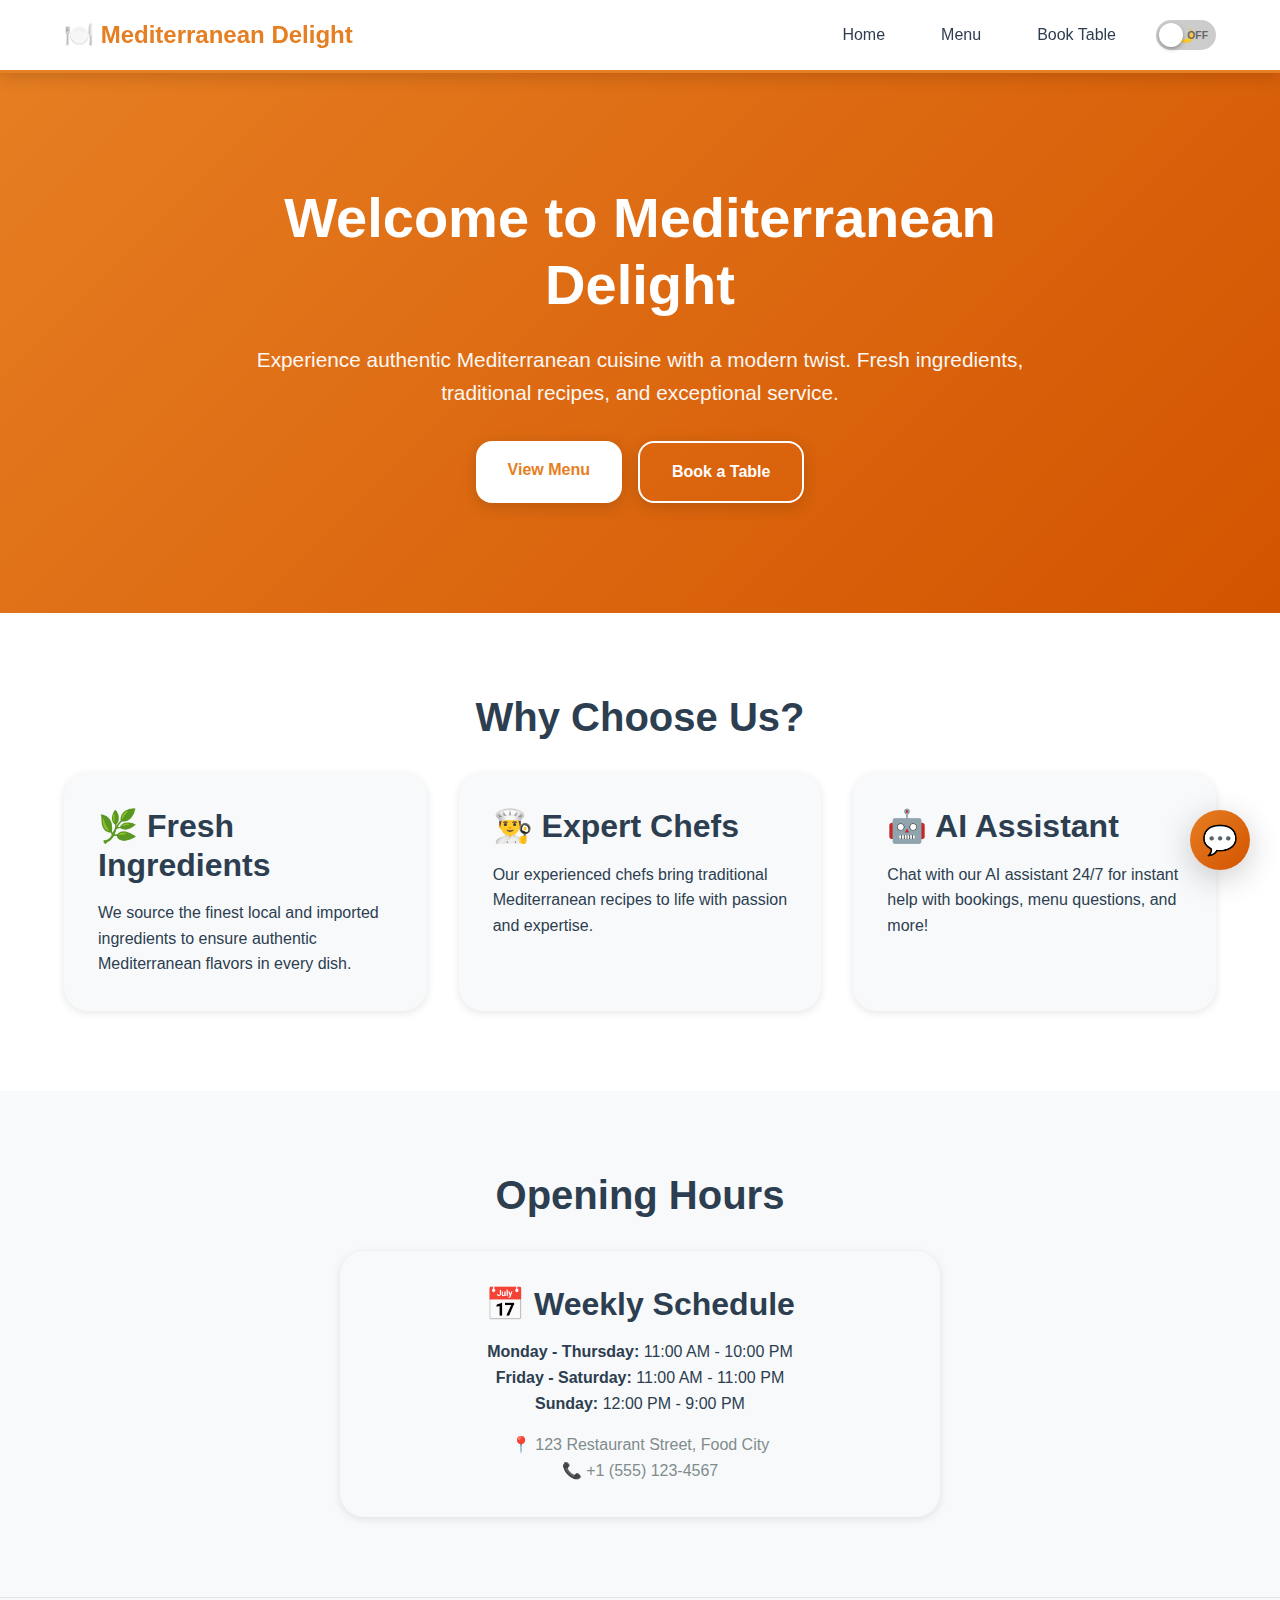
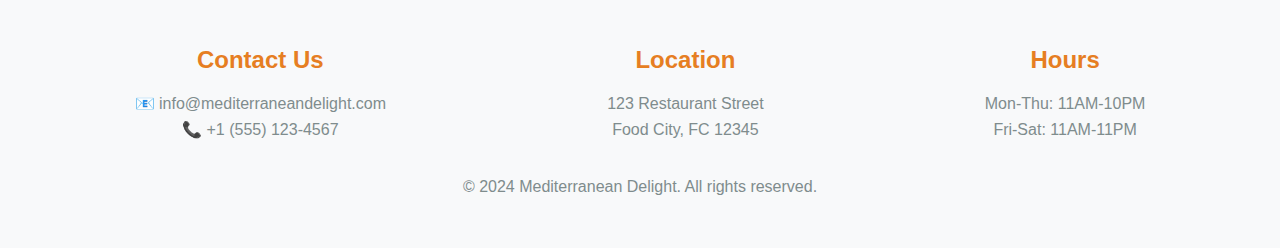
<file: static/index.html>
<!DOCTYPE html>
<html lang="en">
<head>
    <meta charset="UTF-8">
    <meta name="viewport" content="width=device-width, initial-scale=1.0">
    <title>Mediterranean Delight - Authentic Mediterranean Cuisine</title>
    <link rel="stylesheet" href="styles.css">
    <link rel="stylesheet" href="chatbot.css">
</head>
<body>
    <!-- Navigation -->
    <nav class="navbar">
        <div class="nav-container">
            <a href="/" class="nav-logo">
                🍽️ Mediterranean Delight
            </a>
            <ul class="nav-menu">
                <li><a href="/" class="nav-link">Home</a></li>
                <li><a href="/menu.html" class="nav-link">Menu</a></li>
                <li><a href="/booking.html" class="nav-link">Book Table</a></li>
                <li><button class="theme-toggle" id="theme-toggle">🌙</button></li>
            </ul>
        </div>
    </nav>

    <!-- Hero Section -->
    <section class="hero">
        <div class="hero-content">
            <h1>Welcome to Mediterranean Delight</h1>
            <p>Experience authentic Mediterranean cuisine with a modern twist. Fresh ingredients, traditional recipes, and exceptional service.</p>
            <div style="display: flex; gap: 1rem; justify-content: center; flex-wrap: wrap;">
                <a href="/menu.html" class="btn">View Menu</a>
                <a href="/booking.html" class="btn btn-secondary">Book a Table</a>
            </div>
        </div>
    </section>

    <!-- Featured Section -->
    <section class="section">
        <div class="container">
            <h2 class="section-title">Why Choose Us?</h2>
            <div class="card-grid">
                <div class="card">
                    <h3>🌿 Fresh Ingredients</h3>
                    <p>We source the finest local and imported ingredients to ensure authentic Mediterranean flavors in every dish.</p>
                </div>
                <div class="card">
                    <h3>👨‍🍳 Expert Chefs</h3>
                    <p>Our experienced chefs bring traditional Mediterranean recipes to life with passion and expertise.</p>
                </div>
                <div class="card">
                    <h3>🤖 AI Assistant</h3>
                    <p>Chat with our AI assistant 24/7 for instant help with bookings, menu questions, and more!</p>
                </div>
            </div>
        </div>
    </section>

    <!-- Hours Section -->
    <section class="section" style="background: var(--bg-secondary);">
        <div class="container">
            <h2 class="section-title">Opening Hours</h2>
            <div class="card" style="max-width: 600px; margin: 0 auto; text-align: center;">
                <h3>📅 Weekly Schedule</h3>
                <p><strong>Monday - Thursday:</strong> 11:00 AM - 10:00 PM</p>
                <p><strong>Friday - Saturday:</strong> 11:00 AM - 11:00 PM</p>
                <p><strong>Sunday:</strong> 12:00 PM - 9:00 PM</p>
                <p style="margin-top: 1rem; color: var(--text-secondary);">
                    📍 123 Restaurant Street, Food City<br>
                    📞 +1 (555) 123-4567
                </p>
            </div>
        </div>
    </section>

    <!-- Footer -->
    <footer class="footer">
        <div class="footer-content">
            <div class="footer-info">
                <div class="footer-section">
                    <h4>Contact Us</h4>
                    <p>📧 info@mediterraneandelight.com</p>
                    <p>📞 +1 (555) 123-4567</p>
                </div>
                <div class="footer-section">
                    <h4>Location</h4>
                    <p>123 Restaurant Street</p>
                    <p>Food City, FC 12345</p>
                </div>
                <div class="footer-section">
                    <h4>Hours</h4>
                    <p>Mon-Thu: 11AM-10PM</p>
                    <p>Fri-Sat: 11AM-11PM</p>
                </div>
            </div>
            <p style="margin-top: 2rem; color: var(--text-secondary);">
                © 2024 Mediterranean Delight. All rights reserved.
            </p>
        </div>
    </footer>

    <script src="app.js"></script>
    <script src="chatbot.js"></script>
</body>
</html>
</file>
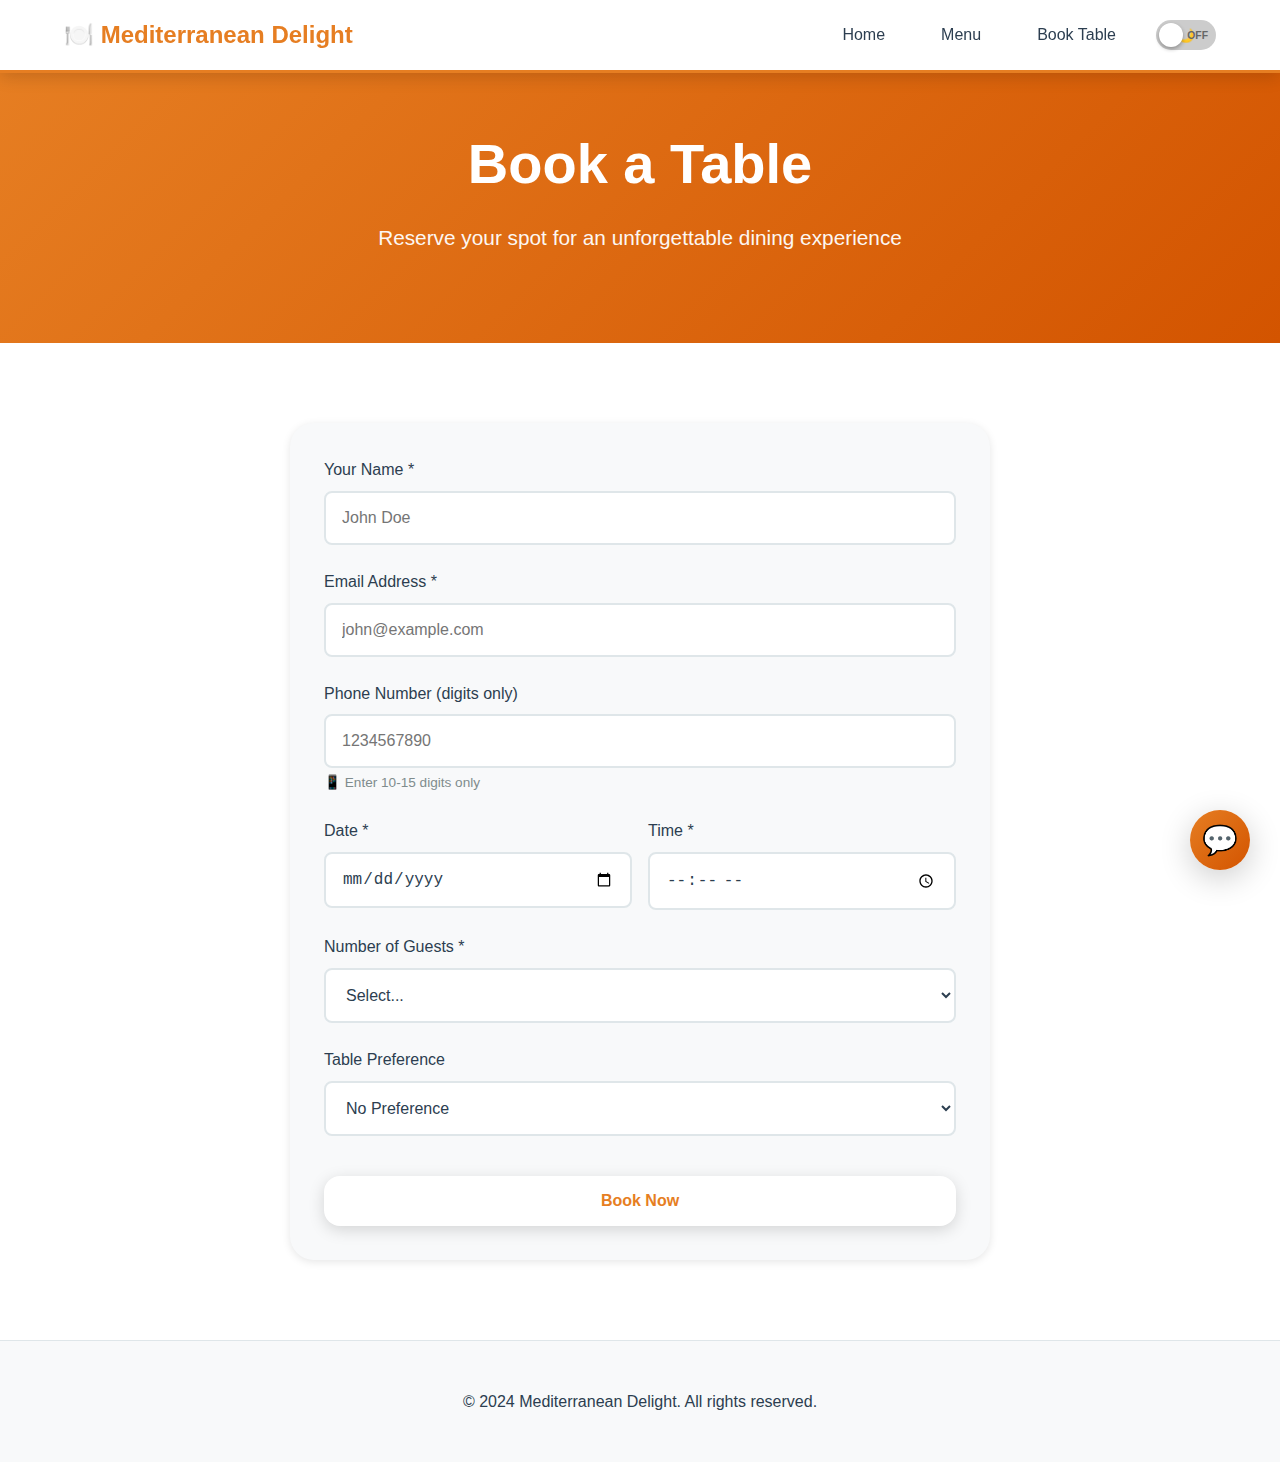
<file: static/booking.html>
<!DOCTYPE html>
<html lang="en">

<head>
    <meta charset="UTF-8">
    <meta name="viewport" content="width=device-width, initial-scale=1.0">
    <title>Book a Table - Mediterranean Delight</title>
    <link rel="stylesheet" href="styles.css">
    <link rel="stylesheet" href="chatbot.css">
</head>

<body>
    <!-- Navigation -->
    <nav class="navbar">
        <div class="nav-container">
            <a href="/" class="nav-logo">
                🍽️ Mediterranean Delight
            </a>
            <ul class="nav-menu">
                <li><a href="/" class="nav-link">Home</a></li>
                <li><a href="/menu.html" class="nav-link">Menu</a></li>
                <li><a href="/booking.html" class="nav-link">Book Table</a></li>
                <li><button class="theme-toggle" id="theme-toggle">🌙</button></li>
            </ul>
        </div>
    </nav>

    <!-- Booking Header -->
    <section class="hero" style="min-height: 30vh; padding: 3rem 1rem;">
        <div class="hero-content">
            <h1>Book a Table</h1>
            <p>Reserve your spot for an unforgettable dining experience</p>
        </div>
    </section>

    <!-- Booking Form Section -->
    <section class="section">
        <div class="container">
            <div class="card" style="max-width: 700px; margin: 0 auto;">
                <form id="booking-form">
                    <div class="form-group">
                        <label class="form-label" for="customer">Your Name *</label>
                        <input type="text" class="form-input" id="customer" name="customer" required
                            placeholder="John Doe">
                    </div>

                    <div class="form-group">
                        <label class="form-label" for="email">Email Address *</label>
                        <input type="email" class="form-input" id="email" name="email" required
                            placeholder="john@example.com">
                    </div>

                    <div class="form-group">
                        <label class="form-label" for="phone">Phone Number (digits only)</label>
                        <input type="tel" class="form-input" id="phone" name="phone" pattern="[0-9]{10,15}"
                            title="Please enter 10-15 digits only (no spaces or special characters)"
                            placeholder="1234567890" oninput="this.value = this.value.replace(/[^0-9]/g, '')">
                        <small
                            style="color: var(--text-secondary); font-size: 0.85rem; display: block; margin-top: 0.25rem;">
                            📱 Enter 10-15 digits only
                        </small>
                    </div>

                    <div style="display: grid; grid-template-columns: 1fr 1fr; gap: 1rem;">
                        <div class="form-group">
                            <label class="form-label" for="date">Date *</label>
                            <input type="date" class="form-input" id="date" name="date" required>
                        </div>

                        <div class="form-group">
                            <label class="form-label" for="time">Time *</label>
                            <input type="time" class="form-input" id="time" name="time" required>
                        </div>
                    </div>

                    <div class="form-group">
                        <label class="form-label" for="guests">Number of Guests *</label>
                        <select class="form-select" id="guests" name="guests" required>
                            <option value="">Select...</option>
                            <option value="1">1 Guest</option>
                            <option value="2">2 Guests</option>
                            <option value="3">3 Guests</option>
                            <option value="4">4 Guests</option>
                            <option value="5">5 Guests</option>
                            <option value="6">6 Guests</option>
                            <option value="7">7 Guests</option>
                            <option value="8">8+ Guests</option>
                        </select>
                    </div>

                    <div class="form-group">
                        <label class="form-label" for="table_pref">Table Preference</label>
                        <select class="form-select" id="table_pref" name="table_pref">
                            <option value="Any">No Preference</option>
                            <option value="Window">Window</option>
                            <option value="Booth">Booth</option>
                            <option value="Outdoor">Outdoor</option>
                            <option value="Private">Private Room</option>
                        </select>
                    </div>

                    <button type="submit" class="btn" style="width: 100%; margin-top: 1rem;">
                        Book Now
                    </button>
                </form>

                <!-- Success Message -->
                <div id="success-message" style="display: none; margin-top: 2rem; text-align: center;">
                    <h3 style="color: var(--success);">✓ Booking Confirmed!</h3>
                    <div
                        style="background: var(--bg-tertiary); padding: 1.5rem; border-radius: var(--radius-md); margin: 1rem 0;">
                        <p style="font-size: 0.9rem; margin-bottom: 0.5rem;">Your Unique Booking ID:</p>
                        <p style="font-size: 1.8rem; font-weight: 700; color: var(--primary); margin: 0.5rem 0;"
                            id="booking-id"></p>
                        <p style="font-size: 0.85rem; color: var(--text-secondary);">Please save this ID for future
                            reference</p>
                    </div>
                    <button class="btn btn-secondary" onclick="location.reload()">Make Another Booking</button>
                </div>

                <!-- Error Message -->
                <div id="error-message"
                    style="display: none; margin-top: 1rem; padding: 1rem; background: #fee; border-radius: 0.5rem; color: var(--danger);">
                    <strong>Error:</strong> <span id="error-text"></span>
                </div>
            </div>
        </div>
    </section>

    <!-- Footer -->
    <footer class="footer">
        <div class="footer-content">
            <p>© 2024 Mediterranean Delight. All rights reserved.</p>
        </div>
    </footer>

    <script src="app.js"></script>
    <script src="chatbot.js"></script>
    <script>
        // Set minimum date to today
        document.getElementById('date').min = new Date().toISOString().split('T')[0];

        // Handle form submission
        document.getElementById('booking-form').addEventListener('submit', async (e) => {
            e.preventDefault();

            const formData = new FormData(e.target);
            const bookingData = {
                customer: formData.get('customer'),
                email: formData.get('email'),
                phone: formData.get('phone'),
                date: formData.get('date'),
                time: formData.get('time'),
                guests: parseInt(formData.get('guests')),
                table_pref: formData.get('table_pref')
            };

            try {
                const response = await fetch('/api/bookings', {
                    method: 'POST',
                    headers: {
                        'Content-Type': 'application/json'
                    },
                    body: JSON.stringify(bookingData)
                });

                const data = await response.json();

                if (data.success) {
                    // Show success message
                    document.getElementById('booking-form').style.display = 'none';
                    document.getElementById('success-message').style.display = 'block';
                    document.getElementById('booking-id').textContent = data.booking.id;

                    // Add email confirmation note
                    const emailNote = document.createElement('p');
                    emailNote.style.color = 'var(--text-secondary)';
                    emailNote.innerHTML = `📧 A confirmation email has been sent to <strong>${data.booking.email}</strong>`;
                    document.getElementById('success-message').appendChild(emailNote);
                } else {
                    // Show error message
                    document.getElementById('error-text').textContent = data.error;
                    document.getElementById('error-message').style.display = 'block';
                }
            } catch (error) {
                console.error('Booking error:', error);
                document.getElementById('error-text').textContent = 'Failed to connect to server. Please try again.';
                document.getElementById('error-message').style.display = 'block';
            }
        });
    </script>
</body>

</html>
</file>
<file: static/styles.css>
/* ===== CSS Variables & Design System ===== */
:root {
    /* Colors - Light Mode */
    --primary: #e67e22;
    --primary-dark: #d35400;
    --secondary: #2c3e50;
    --accent: #3498db;
    --success: #27ae60;
    --warning: #f39c12;
    --danger: #e74c3c;

    --bg-primary: #ffffff;
    --bg-secondary: #f8f9fa;
    --bg-tertiary: #ecf0f1;
    --text-primary: #2c3e50;
    --text-secondary: #7f8c8d;
    --border: #dfe6e9;

    /* Spacing */
    --space-xs: 0.5rem;
    --space-sm: 1rem;
    --space-md: 1.5rem;
    --space-lg: 2rem;
    --space-xl: 3rem;

    /* Border Radius */
    --radius-sm: 0.5rem;
    --radius-md: 1rem;
    --radius-lg: 1.5rem;

    /* Shadows */
    --shadow-sm: 0 2px 8px rgba(0, 0, 0, 0.1);
    --shadow-md: 0 4px 16px rgba(0, 0, 0, 0.15);
    --shadow-lg: 0 8px 32px rgba(0, 0, 0, 0.2);

    /* Transitions */
    --transition: all 0.3s ease;
}

/* Dark Mode Colors */
[data-theme="dark"] {
    --bg-primary: #1a1a2e;
    --bg-secondary: #16213e;
    --bg-tertiary: #0f3460;
    --text-primary: #eee;
    --text-secondary: #b2bec3;
    --border: #34495e;
    --shadow-sm: 0 2px 8px rgba(0, 0, 0, 0.3);
    --shadow-md: 0 4px 16px rgba(0, 0, 0, 0.4);
    --shadow-lg: 0 8px 32px rgba(0, 0, 0, 0.5);
}

/* ===== Reset & Base Styles ===== */
* {
    margin: 0;
    padding: 0;
    box-sizing: border-box;
}

html {
    scroll-behavior: smooth;
}

body {
    font-family: 'Inter', -apple-system, BlinkMacSystemFont, 'Segoe UI', Roboto, Oxygen, Ubuntu, Cantarell, sans-serif;
    background: var(--bg-primary);
    color: var(--text-primary);
    line-height: 1.6;
    transition: var(--transition);
}

/* ===== Typography ===== */
h1,
h2,
h3,
h4,
h5,
h6 {
    font-weight: 700;
    line-height: 1.2;
    margin-bottom: var(--space-sm);
}

h1 {
    font-size: 3rem;
}

h2 {
    font-size: 2.5rem;
}

h3 {
    font-size: 2rem;
}

h4 {
    font-size: 1.5rem;
}

/* ===== Navigation ===== */
.navbar {
    background: rgba(255, 255, 255, 0.95);
    backdrop-filter: blur(10px);
    box-shadow: var(--shadow-md);
    position: sticky;
    top: 0;
    z-index: 1000;
    transition: var(--transition);
    border-bottom: 3px solid var(--primary);
}

[data-theme="dark"] .navbar {
    background: rgba(26, 26, 46, 0.95);
    border-bottom: 3px solid var(--primary);
}

.nav-container {
    max-width: 1200px;
    margin: 0 auto;
    display: flex;
    justify-content: space-between;
    align-items: center;
    padding: var(--space-sm) var(--space-md);
}

.nav-logo {
    font-size: 1.5rem;
    font-weight: 700;
    color: var(--primary);
    text-decoration: none;
    display: flex;
    align-items: center;
    gap: 0.5rem;
}

.nav-menu {
    display: flex;
    list-style: none;
    gap: var(--space-md);
    align-items: center;
}

.nav-link {
    color: var(--text-primary);
    text-decoration: none;
    font-weight: 500;
    padding: 0.5rem 1rem;
    border-radius: var(--radius-sm);
    transition: var(--transition);
}

.nav-link:hover {
    background: var(--bg-tertiary);
    color: var(--primary);
}

.theme-toggle {
    position: relative;
    width: 60px;
    height: 30px;
    background: #ccc;
    border-radius: 30px;
    border: none;
    cursor: pointer;
    transition: var(--transition);
    flex-shrink: 0;
}

[data-theme="dark"] .theme-toggle {
    background: var(--primary);
}

.theme-toggle::before {
    content: '';
    position: absolute;
    width: 24px;
    height: 24px;
    border-radius: 50%;
    background: white;
    top: 3px;
    left: 3px;
    transition: var(--transition);
    box-shadow: 0 2px 4px rgba(0, 0, 0, 0.3);
}

[data-theme="dark"] .theme-toggle::before {
    transform: translateX(30px);
}

.theme-toggle::after {
    content: 'OFF';
    position: absolute;
    right: 8px;
    top: 50%;
    transform: translateY(-50%);
    font-size: 0.65rem;
    font-weight: 700;
    color: #666;
    transition: var(--transition);
}

[data-theme="dark"] .theme-toggle::after {
    content: 'ON';
    left: 8px;
    right: auto;
    color: white;
}

/* ===== Hero Section ===== */
.hero {
    background: linear-gradient(135deg, var(--primary) 0%, var(--primary-dark) 100%);
    color: white;
    padding: var(--space-xl) var(--space-md);
    text-align: center;
    min-height: 60vh;
    display: flex;
    align-items: center;
    justify-content: center;
}

.hero-content {
    max-width: 800px;
}

.hero h1 {
    font-size: 3.5rem;
    margin-bottom: var(--space-md);
    animation: fadeInUp 0.8s ease;
}

.hero p {
    font-size: 1.3rem;
    margin-bottom: var(--space-lg);
    opacity: 0.95;
    animation: fadeInUp 0.8s ease 0.2s backwards;
}

.btn {
    display: inline-block;
    padding: var(--space-sm) var(--space-lg);
    background: white;
    color: var(--primary);
    text-decoration: none;
    border-radius: var(--radius-md);
    font-weight: 600;
    transition: var(--transition);
    border: none;
    cursor: pointer;
    font-size: 1rem;
    box-shadow: var(--shadow-md);
}

.btn:hover {
    transform: translateY(-2px);
    box-shadow: var(--shadow-lg);
}

.btn-secondary {
    background: transparent;
    border: 2px solid white;
    color: white;
}

.btn-secondary:hover {
    background: white;
    color: var(--primary);
}

/* ===== Container & Layout ===== */
.container {
    max-width: 1200px;
    margin: 0 auto;
    padding: var(--space-lg) var(--space-md);
}

.section {
    padding: var(--space-xl) 0;
}

.section-title {
    text-align: center;
    margin-bottom: var(--space-lg);
    color: var(--text-primary);
}

/* ===== Card System ===== */
.card {
    background: var(--bg-secondary);
    border-radius: var(--radius-lg);
    padding: var(--space-lg);
    box-shadow: var(--shadow-sm);
    transition: var(--transition);
    border: 2px solid transparent;
}

.card:hover {
    transform: translateY(-8px);
    box-shadow: var(--shadow-lg);
    border-color: var(--primary);
}

.card-grid {
    display: grid;
    grid-template-columns: repeat(auto-fit, minmax(280px, 1fr));
    gap: var(--space-lg);
}

/* ===== Menu Items ===== */
.menu-item {
    background: var(--bg-secondary);
    border-radius: var(--radius-md);
    overflow: hidden;
    transition: var(--transition);
}

.menu-item:hover {
    transform: translateY(-5px);
    box-shadow: var(--shadow-md);
}

.menu-image {
    width: 100%;
    height: 200px;
    object-fit: cover;
    background: linear-gradient(135deg, var(--primary) 0%, var(--accent) 100%);
}

.menu-content {
    padding: var(--space-md);
}

.menu-header {
    display: flex;
    justify-content: space-between;
    align-items: start;
    margin-bottom: var(--space-sm);
}

.menu-name {
    font-size: 1.2rem;
    font-weight: 600;
    color: var(--text-primary);
}

.menu-price {
    font-size: 1.3rem;
    font-weight: 700;
    color: var(--primary);
}

.menu-category {
    display: inline-block;
    background: var(--primary);
    color: white;
    padding: 0.25rem 0.75rem;
    border-radius: var(--radius-sm);
    font-size: 0.85rem;
    margin-bottom: var(--space-sm);
}

.menu-description {
    color: var(--text-secondary);
    font-size: 0.95rem;
}

/* ===== Form Styles ===== */
.form-group {
    margin-bottom: var(--space-md);
}

.form-label {
    display: block;
    margin-bottom: var(--space-xs);
    font-weight: 500;
    color: var(--text-primary);
}

.form-input,
.form-select,
.form-textarea {
    width: 100%;
    padding: var(--space-sm);
    border: 2px solid var(--border);
    border-radius: var(--radius-sm);
    background: var(--bg-primary);
    color: var(--text-primary);
    font-size: 1rem;
    transition: var(--transition);
}

.form-input:hover,
.form-select:hover,
.form-textarea:hover {
    border-color: var(--primary);
    transform: translateY(-2px);
    box-shadow: 0 4px 12px rgba(230, 126, 34, 0.15);
}

.form-input:focus,
.form-select:focus,
.form-textarea:focus {
    outline: none;
    border-color: var(--primary);
    box-shadow: 0 0 0 3px rgba(230, 126, 34, 0.1);
}

/* ===== Footer ===== */
.footer {
    background: var(--bg-secondary);
    padding: var(--space-xl) var(--space-md);
    text-align: center;
    border-top: 1px solid var(--border);
}

.footer-content {
    max-width: 1200px;
    margin: 0 auto;
}

.footer-info {
    display: flex;
    justify-content: space-around;
    flex-wrap: wrap;
    gap: var(--space-lg);
    margin-bottom: var(--space-lg);
}

.footer-section h4 {
    color: var(--primary);
    margin-bottom: var(--space-sm);
}

.footer-section p {
    color: var(--text-secondary);
}

/* ===== Animations ===== */
@keyframes fadeInUp {
    from {
        opacity: 0;
        transform: translateY(30px);
    }

    to {
        opacity: 1;
        transform: translateY(0);
    }
}

@keyframes fadeIn {
    from {
        opacity: 0;
    }

    to {
        opacity: 1;
    }
}

@keyframes slideInRight {
    from {
        transform: translateX(100%);
        opacity: 0;
    }

    to {
        transform: translateX(0);
        opacity: 1;
    }
}

/* ===== Responsive Design ===== */
@media (max-width: 768px) {
    h1 {
        font-size: 2rem;
    }

    h2 {
        font-size: 1.75rem;
    }

    h3 {
        font-size: 1.5rem;
    }

    .hero h1 {
        font-size: 2.5rem;
    }

    .nav-menu {
        display: none;
    }

    .card-grid {
        grid-template-columns: 1fr;
    }
}

/* ===== Utility Classes ===== */
.text-center {
    text-align: center;
}

.text-primary {
    color: var(--primary);
}

.mt-1 {
    margin-top: var(--space-sm);
}

.mt-2 {
    margin-top: var(--space-md);
}

.mt-3 {
    margin-top: var(--space-lg);
}

.mb-1 {
    margin-bottom: var(--space-sm);
}

.mb-2 {
    margin-bottom: var(--space-md);
}

.mb-3 {
    margin-bottom: var(--space-lg);
}
</file>
<file: static/chatbot.css>
/* ===== AI Chatbot Widget Styles ===== */

/* Chatbot Button */
.chatbot-button {
    position: fixed;
    bottom: 30px;
    right: 30px;
    width: 60px;
    height: 60px;
    border-radius: 50%;
    background: linear-gradient(135deg, var(--primary) 0%, var(--primary-dark) 100%);
    color: white;
    border: none;
    cursor: pointer;
    display: flex;
    align-items: center;
    justify-content: center;
    font-size: 1.8rem;
    box-shadow: var(--shadow-lg);
    transition: var(--transition);
    z-index: 9999;
    animation: pulse 2s infinite;
}

.chatbot-button:hover {
    transform: scale(1.1);
    box-shadow: 0 8px 32px rgba(230, 126, 34, 0.4);
}

@keyframes pulse {

    0%,
    100% {
        box-shadow: 0 8px 32px rgba(230, 126, 34, 0.3);
    }

    50% {
        box-shadow: 0 8px 32px rgba(230, 126, 34, 0.6);
    }
}

/* Chatbot Window */
.chatbot-window {
    position: fixed;
    bottom: 100px;
    right: 30px;
    width: 380px;
    height: 550px;
    background: var(--bg-primary);
    border-radius: var(--radius-lg);
    box-shadow: var(--shadow-lg);
    display: none;
    flex-direction: column;
    overflow: hidden;
    z-index: 9998;
    animation: slideInRight 0.3s ease;
}

.chatbot-window.active {
    display: flex;
}

/* Chatbot Header */
.chatbot-header {
    background: linear-gradient(135deg, var(--primary) 0%, var(--primary-dark) 100%);
    color: white;
    padding: var(--space-md);
    display: flex;
    justify-content: space-between;
    align-items: center;
}

.chatbot-title {
    font-size: 1.2rem;
    font-weight: 600;
    display: flex;
    align-items: center;
    gap: 0.5rem;
}

.chatbot-close {
    background: rgba(255, 255, 255, 0.2);
    border: none;
    color: white;
    width: 30px;
    height: 30px;
    border-radius: 50%;
    cursor: pointer;
    display: flex;
    align-items: center;
    justify-content: center;
    transition: var(--transition);
}

.chatbot-close:hover {
    background: rgba(255, 255, 255, 0.3);
}

/* Chat Messages Area */
.chatbot-messages {
    flex: 1;
    padding: var(--space-md);
    overflow-y: auto;
    display: flex;
    flex-direction: column;
    gap: var(--space-sm);
    background: var(--bg-secondary);
}

.chatbot-messages::-webkit-scrollbar {
    width: 6px;
}

.chatbot-messages::-webkit-scrollbar-thumb {
    background: var(--primary);
    border-radius: 3px;
}

/* Message Bubbles */
.message {
    max-width: 80%;
    padding: var(--space-sm) var(--space-md);
    border-radius: var(--radius-md);
    animation: fadeIn 0.3s ease;
    word-wrap: break-word;
}

.message-user {
    align-self: flex-end;
    background: var(--primary);
    color: white;
    border-bottom-right-radius: 4px;
}

.message-bot {
    align-self: flex-start;
    background: var(--bg-primary);
    color: var(--text-primary);
    border-bottom-left-radius: 4px;
    box-shadow: var(--shadow-sm);
}

.message-time {
    font-size: 0.75rem;
    opacity: 0.7;
    margin-top: 4px;
}

/* Typing Indicator */
.typing-indicator {
    display: flex;
    gap: 4px;
    padding: var(--space-sm) var(--space-md);
    background: var(--bg-primary);
    border-radius: var(--radius-md);
    width: fit-content;
    box-shadow: var(--shadow-sm);
}

.typing-dot {
    width: 8px;
    height: 8px;
    border-radius: 50%;
    background: var(--text-secondary);
    animation: typingDot 1.4s infinite;
}

.typing-dot:nth-child(2) {
    animation-delay: 0.2s;
}

.typing-dot:nth-child(3) {
    animation-delay: 0.4s;
}

@keyframes typingDot {

    0%,
    60%,
    100% {
        opacity: 0.3;
        transform: scale(0.8);
    }

    30% {
        opacity: 1;
        transform: scale(1);
    }
}

/* Chatbot Input Area */
.chatbot-input-area {
    padding: var(--space-md);
    background: var(--bg-primary);
    border-top: 1px solid var(--border);
    display: flex;
    gap: var(--space-sm);
}

.chatbot-input {
    flex: 1;
    padding: var(--space-sm);
    border: 2px solid var(--border);
    border-radius: var(--radius-md);
    background: var(--bg-secondary);
    color: var(--text-primary);
    font-size: 0.95rem;
    resize: none;
    font-family: inherit;
    max-height: 100px;
}

.chatbot-input:focus {
    outline: none;
    border-color: var(--primary);
}

.chatbot-send {
    background: var(--primary);
    color: white;
    border: none;
    width: 40px;
    height: 40px;
    border-radius: var(--radius-md);
    cursor: pointer;
    display: flex;
    align-items: center;
    justify-content: center;
    transition: var(--transition);
    font-size: 1.2rem;
}

.chatbot-send:hover {
    background: var(--primary-dark);
    transform: scale(1.05);
}

.chatbot-send:disabled {
    background: var(--text-secondary);
    cursor: not-allowed;
    transform: scale(1);
}

/* Welcome Message */
.welcome-message {
    background: linear-gradient(135deg, rgba(230, 126, 34, 0.1) 0%, rgba(211, 84, 0, 0.1) 100%);
    padding: var(--space-md);
    border-radius: var(--radius-md);
    border-left: 4px solid var(--primary);
}

.welcome-message h4 {
    color: var(--primary);
    margin-bottom: var(--space-xs);
}

.welcome-message p {
    font-size: 0.9rem;
    color: var(--text-secondary);
}

/* Quick Actions */
.quick-actions {
    display: flex;
    flex-wrap: wrap;
    gap: var(--space-xs);
    margin-top: var(--space-sm);
}

.quick-action {
    background: var(--bg-primary);
    border: 1px solid var(--border);
    padding: 0.4rem 0.8rem;
    border-radius: var(--radius-sm);
    font-size: 0.85rem;
    cursor: pointer;
    transition: var(--transition);
    color: var(--text-primary);
}

.quick-action:hover {
    background: var(--primary);
    color: white;
    border-color: var(--primary);
}

/* Responsive */
@media (max-width: 768px) {
    .chatbot-window {
        width: calc(100vw - 20px);
        height: calc(100vh - 120px);
        right: 10px;
        bottom: 80px;
    }

    .chatbot-button {
        bottom: 20px;
        right: 20px;
    }
}
</file>
